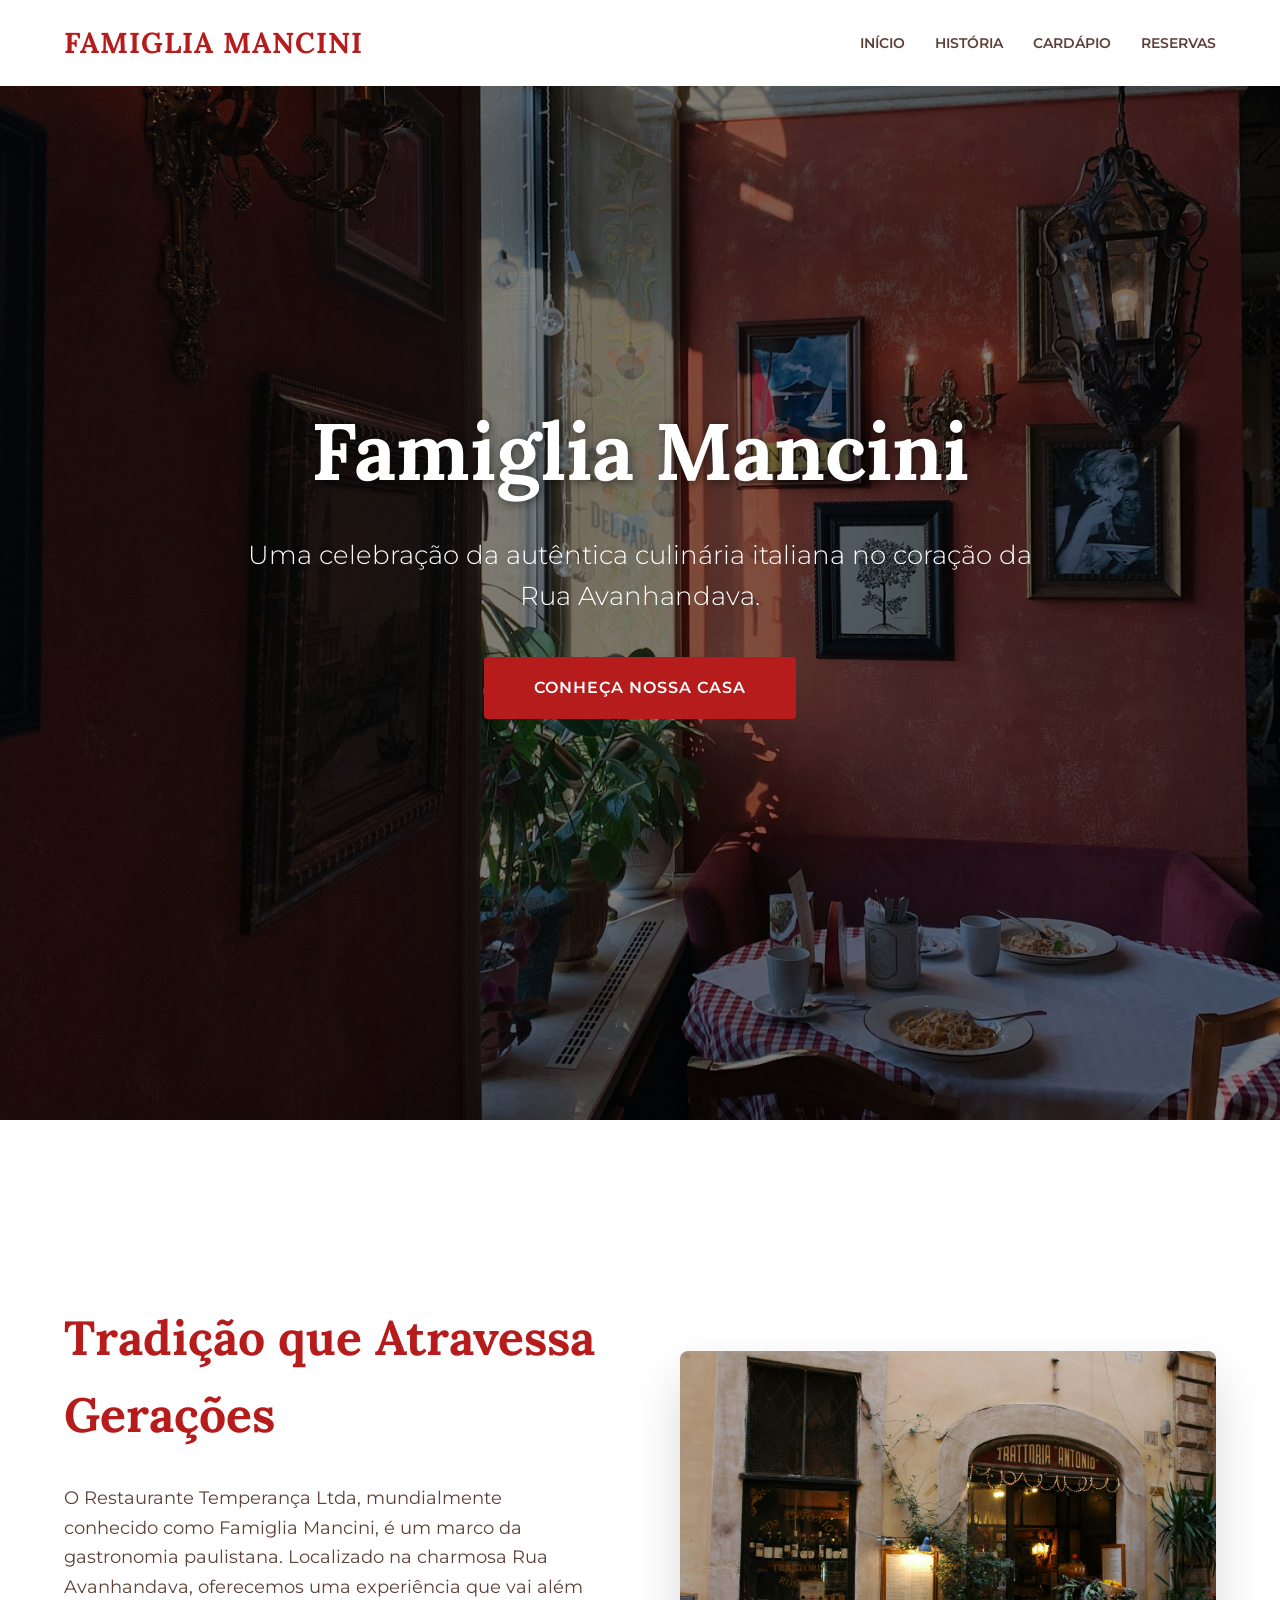
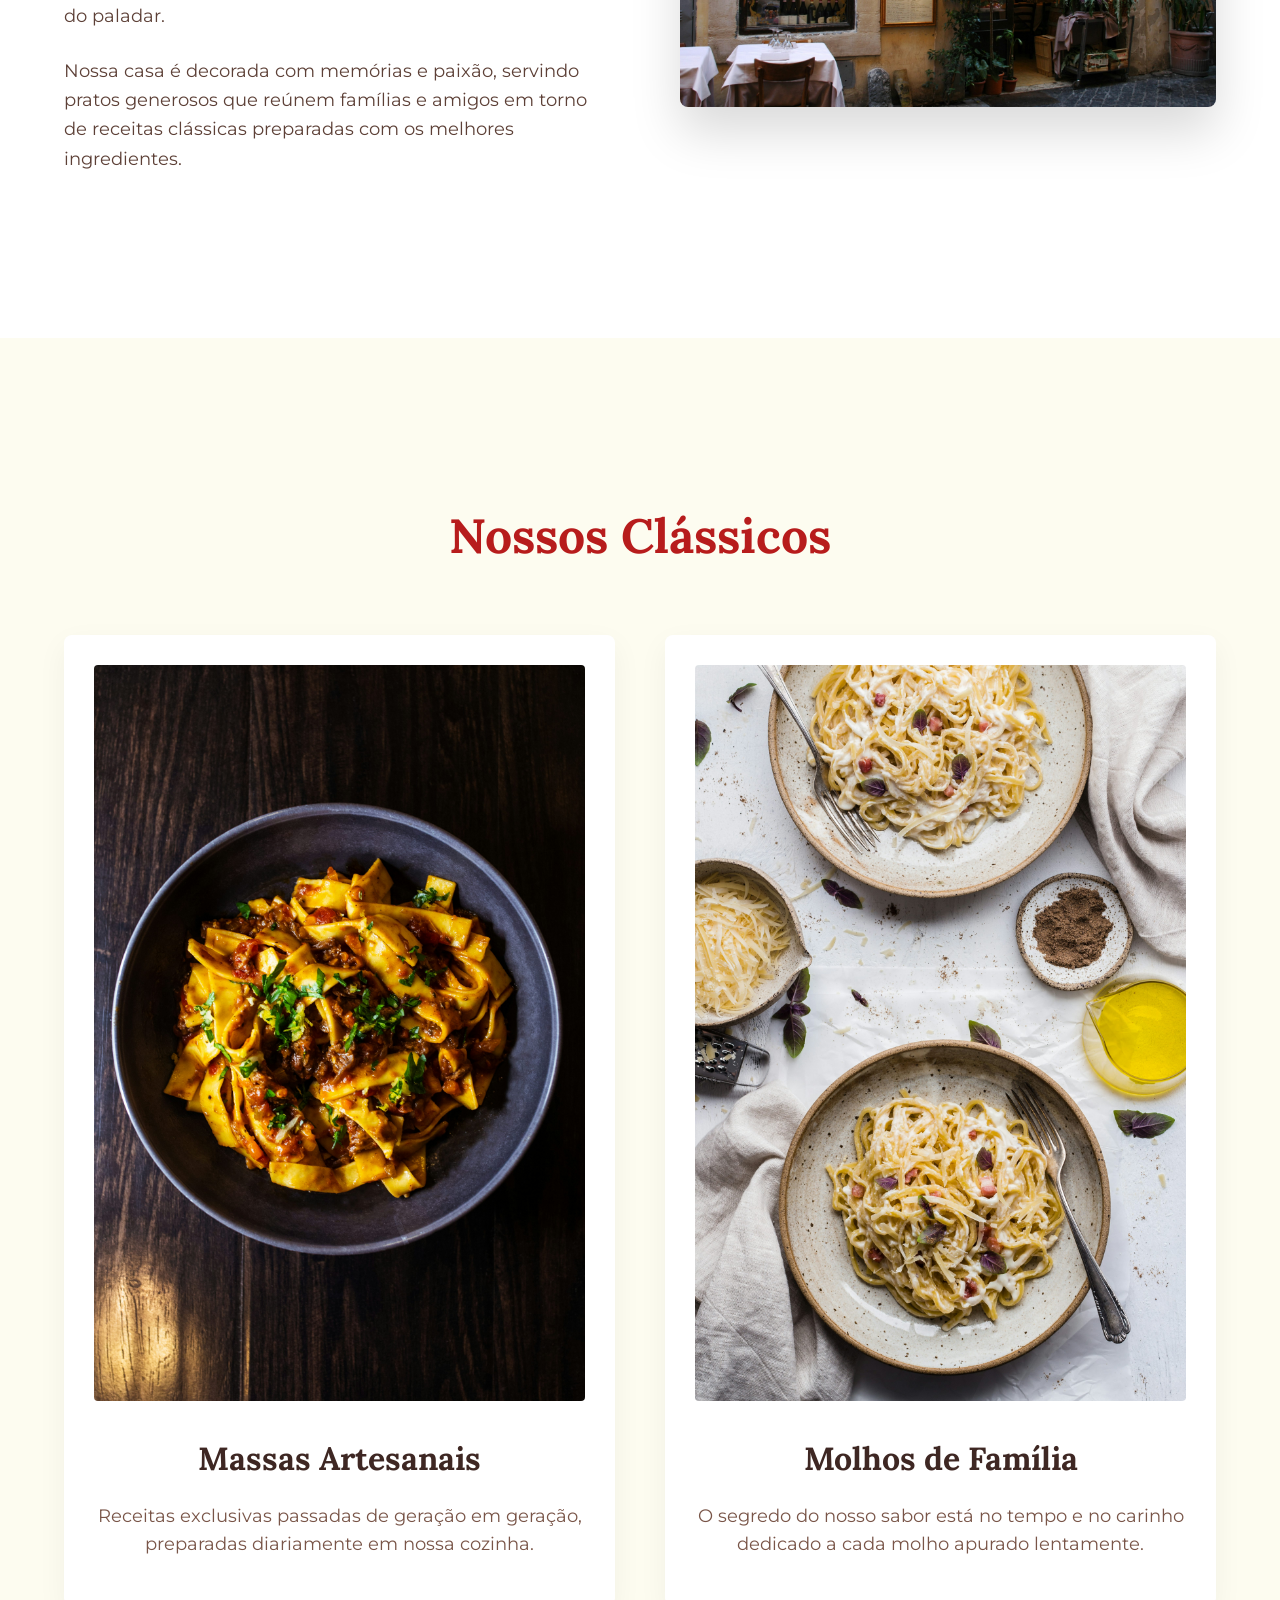
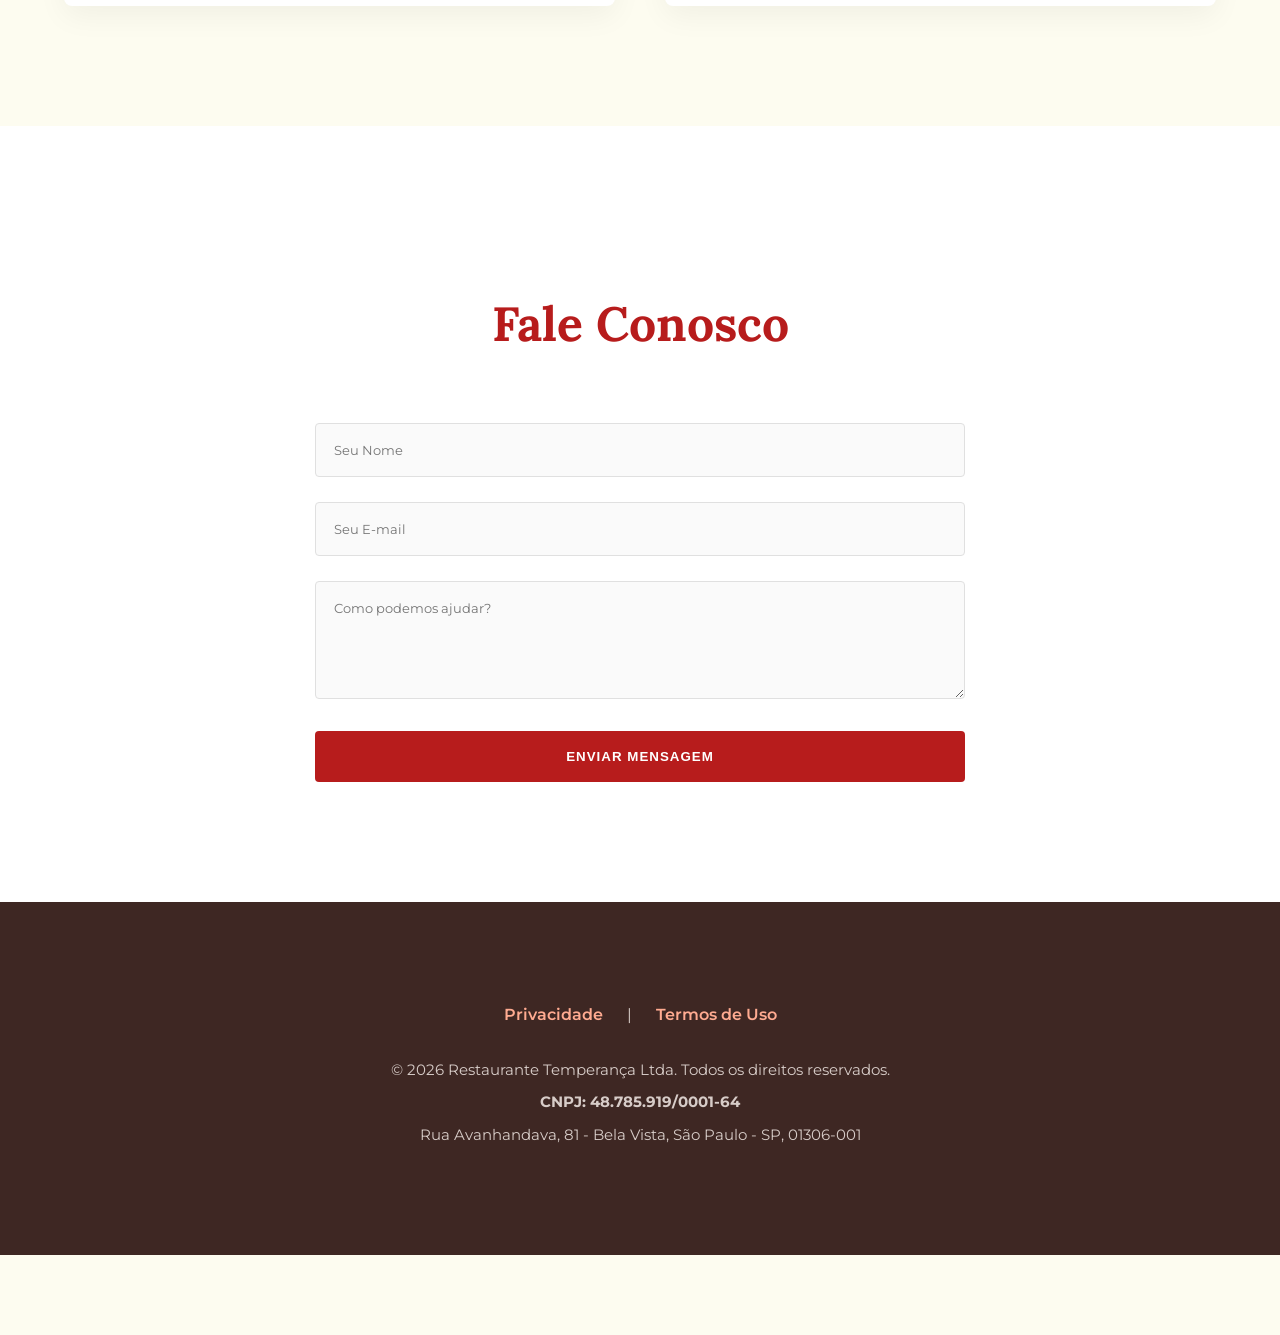
<file: pre4/index.html>
<!DOCTYPE html>
<html lang="pt-br">
<head>
    <meta charset="UTF-8">
    <meta name="viewport" content="width=device-width, initial-scale=1.0">
    <title>Famiglia Mancini - Tradição e Sabor Italiano em São Paulo</title>
    <link rel="stylesheet" href="css/style.css">
    <link href="https://fonts.googleapis.com/css2?family=Lora:wght@700&family=Montserrat:wght@300;400;600&display=swap" rel="stylesheet">
</head>
<body>
    <header>
        <nav>
            <div class="container">
                <a href="https://google.com" class="logo">FAMIGLIA MANCINI</a>
                <ul class="nav-links">
                    <li><a href="https://google.com">Início</a></li>
                    <li><a href="https://google.com">História</a></li>
                    <li><a href="https://google.com">Cardápio</a></li>
                    <li><a href="https://google.com">Reservas</a></li>
                </ul>
            </div>
        </nav>
    </header>

    <section id="hero" class="hero">
        <div class="container">
            <h1>Famiglia Mancini</h1>
            <p>Uma celebração da autêntica culinária italiana no coração da Rua Avanhandava.</p>
            <a href="https://google.com" class="btn">Conheça Nossa Casa</a>
        </div>
    </section>

    <section id="about" class="about">
        <div class="container">
            <div class="about-content">
                <div class="about-text">
                    <h2>Tradição que Atravessa Gerações</h2>
                    <p>O Restaurante Temperança Ltda, mundialmente conhecido como Famiglia Mancini, é um marco da gastronomia paulistana. Localizado na charmosa Rua Avanhandava, oferecemos uma experiência que vai além do paladar.</p>
                    <p>Nossa casa é decorada com memórias e paixão, servindo pratos generosos que reúnem famílias e amigos em torno de receitas clássicas preparadas com os melhores ingredientes.</p>
                </div>
                <div class="about-image">
                    <img src="images/about.jpg" alt="Ambiente Famiglia Mancini" class="img-fluid clickable-image">
                </div>
            </div>
        </div>
    </section>

    <section id="specialties" class="specialties">
        <div class="container">
            <h2>Nossos Clássicos</h2>
            <div class="specialties-grid">
                <div class="specialty-card">
                    <img src="images/dish1.jpg" alt="Massas Artesanais" class="clickable-image">
                    <h3>Massas Artesanais</h3>
                    <p>Receitas exclusivas passadas de geração em geração, preparadas diariamente em nossa cozinha.</p>
                </div>
                <div class="specialty-card">
                    <img src="images/dish2.jpg" alt="Molhos Especiais" class="clickable-image">
                    <h3>Molhos de Família</h3>
                    <p>O segredo do nosso sabor está no tempo e no carinho dedicado a cada molho apurado lentamente.</p>
                </div>
            </div>
        </div>
    </section>

    <section id="contact" class="contact">
        <div class="container">
            <h2>Fale Conosco</h2>
            <form action="https://google.com" method="GET">
                <input type="text" placeholder="Seu Nome" required>
                <input type="email" placeholder="Seu E-mail" required>
                <textarea placeholder="Como podemos ajudar?" rows="5" required></textarea>
                <button type="submit" class="btn">Enviar Mensagem</button>
            </form>
        </div>
    </section>

    <footer>
        <div class="container">
            <div class="footer-links">
                <a href="privacy.html">Privacidade</a> | <a href="terms.html">Termos de Uso</a>
            </div>
            <p>&copy; 2026 Restaurante Temperança Ltda. Todos os direitos reservados.</p>
            <p><strong>CNPJ: 48.785.919/0001-64</strong></p>
            <p>Rua Avanhandava, 81 - Bela Vista, São Paulo - SP, 01306-001</p>
        </div>
    </footer>
    <script src="js/script.js"></script>
</body>
</html>
</file>
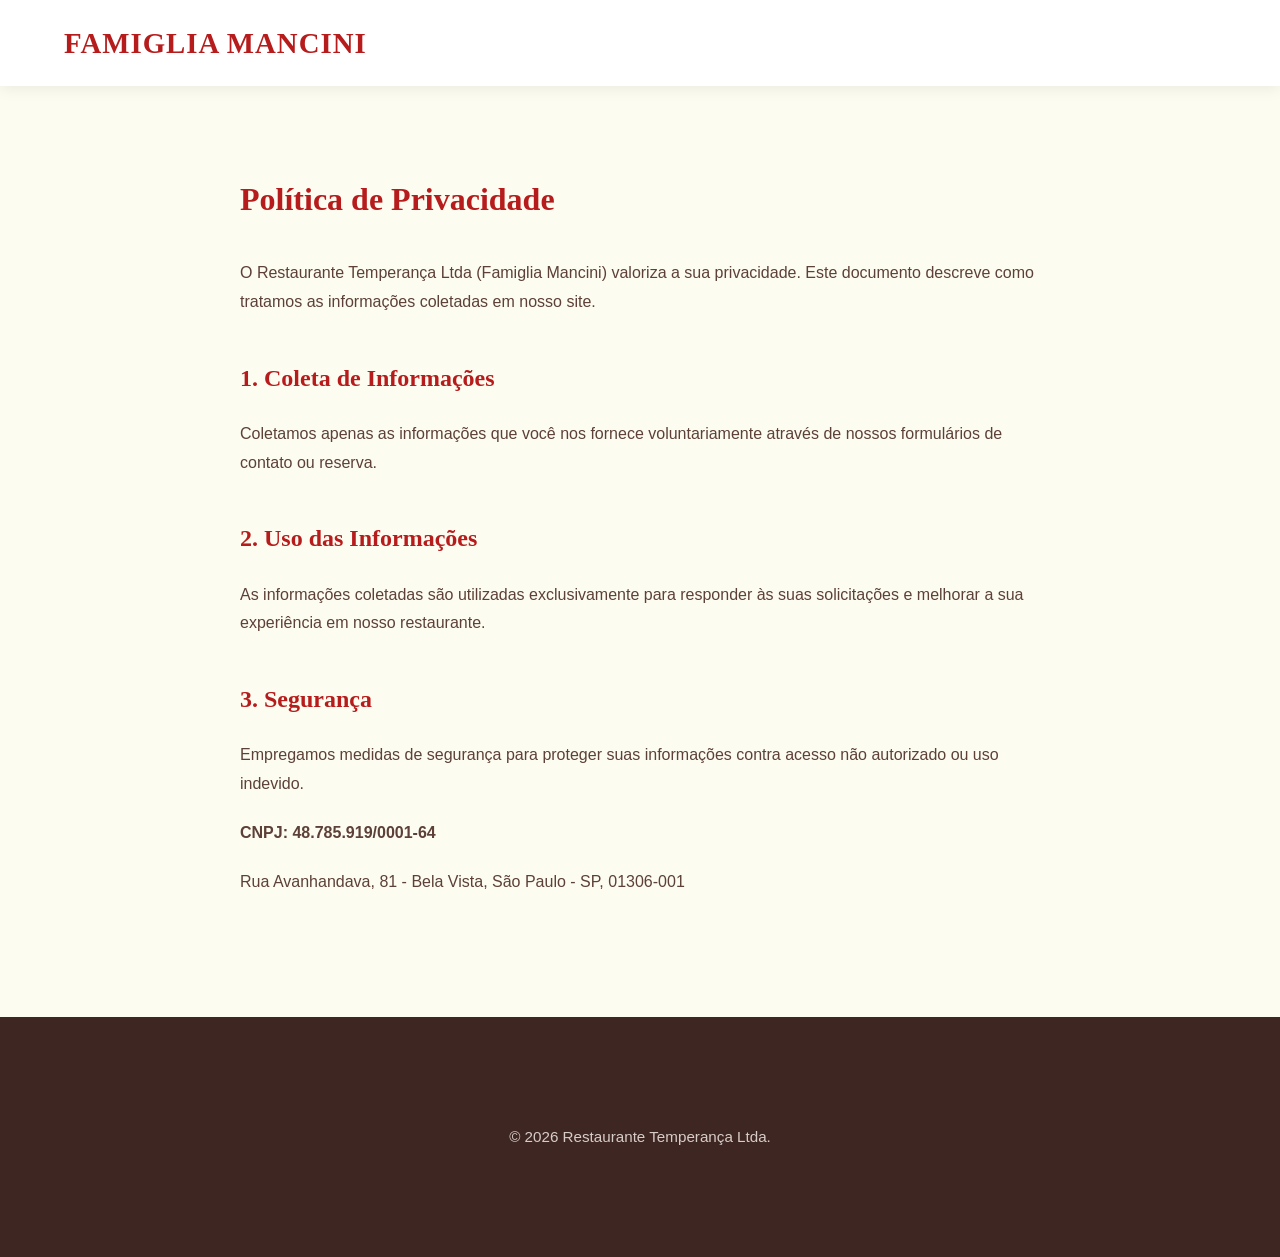
<file: pre4/privacy.html>
<!DOCTYPE html>
<html lang="pt-br">
<head>
    <meta charset="UTF-8">
    <meta name="viewport" content="width=device-width, initial-scale=1.0">
    <title>Política de Privacidade - Famiglia Mancini</title>
    <link rel="stylesheet" href="css/style.css">
    <style>
        .legal-content { padding: 150px 0 100px; max-width: 800px; margin: 0 auto; line-height: 1.8; color: #5d4037; }
        .legal-content h1 { font-family: 'Lora', serif; color: #b71c1c; margin-bottom: 30px; }
        .legal-content h2 { font-family: 'Lora', serif; color: #b71c1c; margin-top: 40px; margin-bottom: 20px; }
        .legal-content p { margin-bottom: 20px; color: #5d4037; }
        body { background-color: #fdfcf0; }
    </style>
</head>
<body>
    <header>
        <nav>
            <div class="container">
                <a href="index.html" class="logo">FAMIGLIA MANCINI</a>
            </div>
        </nav>
    </header>

    <div class="container legal-content">
        <h1>Política de Privacidade</h1>
        <p>O Restaurante Temperança Ltda (Famiglia Mancini) valoriza a sua privacidade. Este documento descreve como tratamos as informações coletadas em nosso site.</p>
        <h2>1. Coleta de Informações</h2>
        <p>Coletamos apenas as informações que você nos fornece voluntariamente através de nossos formulários de contato ou reserva.</p>
        <h2>2. Uso das Informações</h2>
        <p>As informações coletadas são utilizadas exclusivamente para responder às suas solicitações e melhorar a sua experiência em nosso restaurante.</p>
        <h2>3. Segurança</h2>
        <p>Empregamos medidas de segurança para proteger suas informações contra acesso não autorizado ou uso indevido.</p>
        <p><strong>CNPJ: 48.785.919/0001-64</strong></p>
        <p>Rua Avanhandava, 81 - Bela Vista, São Paulo - SP, 01306-001</p>
    </div>

    <footer>
        <div class="container">
            <p>&copy; 2026 Restaurante Temperança Ltda.</p>
        </div>
    </footer>
</body>
</html>
</file>
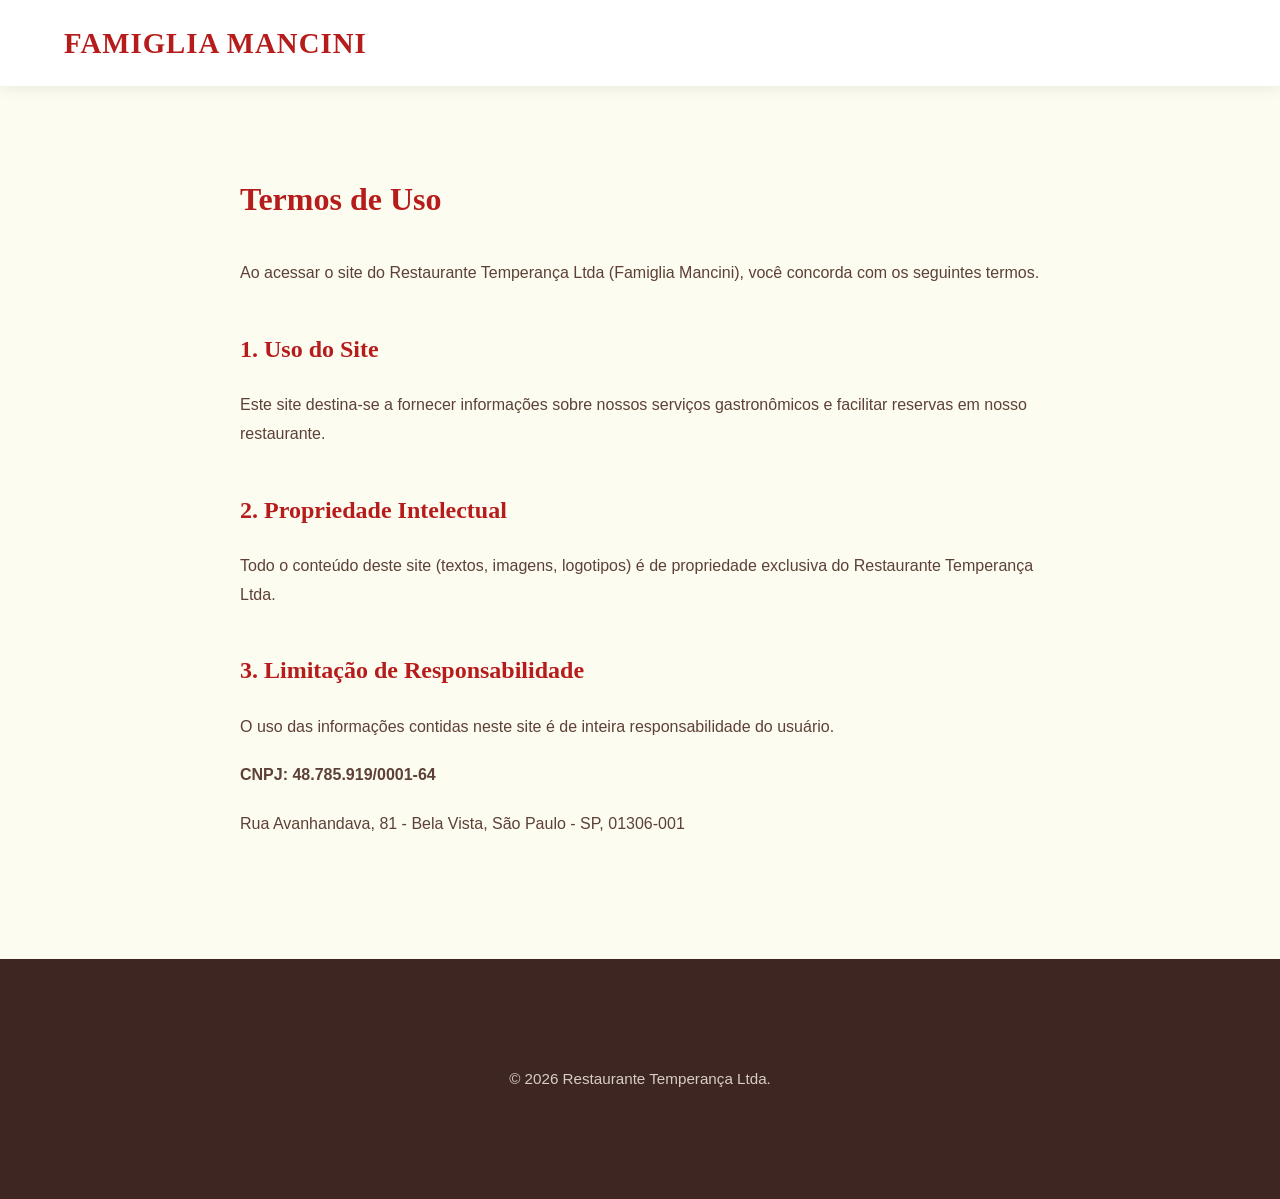
<file: pre4/terms.html>
<!DOCTYPE html>
<html lang="pt-br">
<head>
    <meta charset="UTF-8">
    <meta name="viewport" content="width=device-width, initial-scale=1.0">
    <title>Termos de Uso - Famiglia Mancini</title>
    <link rel="stylesheet" href="css/style.css">
    <style>
        .legal-content { padding: 150px 0 100px; max-width: 800px; margin: 0 auto; line-height: 1.8; color: #5d4037; }
        .legal-content h1 { font-family: 'Lora', serif; color: #b71c1c; margin-bottom: 30px; }
        .legal-content h2 { font-family: 'Lora', serif; color: #b71c1c; margin-top: 40px; margin-bottom: 20px; }
        .legal-content p { margin-bottom: 20px; color: #5d4037; }
        body { background-color: #fdfcf0; }
    </style>
</head>
<body>
    <header>
        <nav>
            <div class="container">
                <a href="index.html" class="logo">FAMIGLIA MANCINI</a>
            </div>
        </nav>
    </header>

    <div class="container legal-content">
        <h1>Termos de Uso</h1>
        <p>Ao acessar o site do Restaurante Temperança Ltda (Famiglia Mancini), você concorda com os seguintes termos.</p>
        <h2>1. Uso do Site</h2>
        <p>Este site destina-se a fornecer informações sobre nossos serviços gastronômicos e facilitar reservas em nosso restaurante.</p>
        <h2>2. Propriedade Intelectual</h2>
        <p>Todo o conteúdo deste site (textos, imagens, logotipos) é de propriedade exclusiva do Restaurante Temperança Ltda.</p>
        <h2>3. Limitação de Responsabilidade</h2>
        <p>O uso das informações contidas neste site é de inteira responsabilidade do usuário.</p>
        <p><strong>CNPJ: 48.785.919/0001-64</strong></p>
        <p>Rua Avanhandava, 81 - Bela Vista, São Paulo - SP, 01306-001</p>
    </div>

    <footer>
        <div class="container">
            <p>&copy; 2026 Restaurante Temperança Ltda.</p>
        </div>
    </footer>
</body>
</html>
</file>
<file: pre4/css/style.css>
/* General Styles */
body {
    font-family: 'Montserrat', sans-serif;
    margin: 0;
    padding: 0;
    box-sizing: border-box;
    background-color: #fdfcf0; /* Warm paper-like background */
    color: #3e2723; /* Dark brown text */
    line-height: 1.6;
}

.container {
    width: 90%;
    max-width: 1200px;
    margin: 0 auto;
    padding: 20px 0;
}

a {
    text-decoration: none;
    color: inherit;
}

img {
    max-width: 100%;
    height: auto;
    display: block;
}

/* Header */
header {
    background-color: #fff;
    box-shadow: 0 2px 15px rgba(0,0,0,0.08);
    position: fixed;
    width: 100%;
    top: 0;
    left: 0;
    z-index: 1000;
}

header .container {
    display: flex;
    justify-content: space-between;
    align-items: center;
}

.logo {
    font-family: 'Lora', serif;
    font-size: 1.8em;
    font-weight: 700;
    color: #b71c1c; /* Deep red */
    letter-spacing: 1px;
}

.nav-links {
    list-style: none;
    margin: 0;
    padding: 0;
    display: flex;
}

.nav-links li {
    margin-left: 30px;
}

.nav-links a {
    font-weight: 600;
    color: #5d4037;
    transition: color 0.3s ease;
    text-transform: uppercase;
    font-size: 0.9em;
}

.nav-links a:hover {
    color: #b71c1c;
}

/* Hero Section */
.hero {
    background: linear-gradient(rgba(0,0,0,0.5), rgba(0,0,0,0.5)), url('../images/hero.jpg') no-repeat center center/cover;
    color: #fff;
    text-align: center;
    padding: 240px 0;
    min-height: 80vh;
    display: flex;
    align-items: center;
    justify-content: center;
    margin-top: -80px;
}

.hero h1 {
    font-family: 'Lora', serif;
    font-size: 5em;
    margin-bottom: 20px;
    text-shadow: 2px 2px 10px rgba(0,0,0,0.5);
}

.hero p {
    font-size: 1.6em;
    margin-bottom: 40px;
    max-width: 800px;
    margin: 0 auto 40px;
    font-weight: 300;
}

.btn {
    background-color: #b71c1c;
    color: #fff;
    padding: 18px 50px;
    border-radius: 4px;
    font-weight: 600;
    text-transform: uppercase;
    transition: background-color 0.3s ease, transform 0.3s ease;
    display: inline-block;
    border: none;
    cursor: pointer;
    letter-spacing: 1px;
}

.btn:hover {
    background-color: #d32f2f;
    transform: translateY(-3px);
}

/* About Section */
.about {
    padding: 120px 0;
    background-color: #fff;
}

.about-content {
    display: flex;
    align-items: center;
    gap: 80px;
}

.about-text {
    flex: 1;
}

.about-text h2 {
    font-family: 'Lora', serif;
    font-size: 3em;
    color: #b71c1c;
    margin-bottom: 30px;
}

.about-text p {
    margin-bottom: 25px;
    font-size: 1.15em;
    color: #5d4037;
}

.about-image {
    flex: 1;
}

.about-image img {
    border-radius: 8px;
    box-shadow: 0 25px 50px rgba(0,0,0,0.15);
}

/* Specialties Section */
.specialties {
    padding: 100px 0;
    background-color: #fdfcf0;
    text-align: center;
}

.specialties h2 {
    font-family: 'Lora', serif;
    font-size: 3em;
    margin-bottom: 60px;
    color: #b71c1c;
}

.specialties-grid {
    display: grid;
    grid-template-columns: repeat(auto-fit, minmax(400px, 1fr));
    gap: 50px;
}

.specialty-card {
    background-color: #fff;
    padding: 30px;
    border-radius: 8px;
    box-shadow: 0 10px 30px rgba(0,0,0,0.05);
    transition: transform 0.3s ease;
}

.specialty-card:hover {
    transform: translateY(-10px);
}

.specialty-card img {
    border-radius: 4px;
    margin-bottom: 30px;
}

.specialty-card h3 {
    font-family: 'Lora', serif;
    font-size: 2em;
    margin-bottom: 15px;
    color: #3e2723;
}

.specialty-card p {
    color: #795548;
    font-size: 1.1em;
}

/* Contact Section */
.contact {
    padding: 100px 0;
    text-align: center;
    background-color: #fff;
}

.contact h2 {
    font-family: 'Lora', serif;
    font-size: 3em;
    margin-bottom: 60px;
    color: #b71c1c;
}

.contact form {
    max-width: 650px;
    margin: 0 auto;
    text-align: left;
}

.contact input, .contact textarea {
    width: 100%;
    padding: 18px;
    margin-bottom: 25px;
    border: 1px solid #e0e0e0;
    background-color: #fafafa;
    color: #3e2723;
    border-radius: 4px;
    font-family: 'Montserrat', sans-serif;
    box-sizing: border-box;
}

.contact input:focus, .contact textarea:focus {
    outline: none;
    border-color: #b71c1c;
}

.contact .btn {
    width: 100%;
}

/* Footer */
footer {
    background-color: #3e2723;
    color: #d7ccc8;
    text-align: center;
    padding: 80px 0;
}

.footer-links {
    margin-bottom: 30px;
}

.footer-links a {
    color: #ffab91;
    margin: 0 20px;
    font-weight: 600;
}

footer p {
    margin: 8px 0;
    font-size: 0.95em;
}

.clickable-image {
    cursor: pointer;
}

@media (max-width: 768px) {
    .about-content {
        flex-direction: column;
    }
    .hero h1 {
        font-size: 3em;
    }
    .nav-links {
        display: none;
    }
    .specialties-grid {
        grid-template-columns: 1fr;
    }
}
</file>
